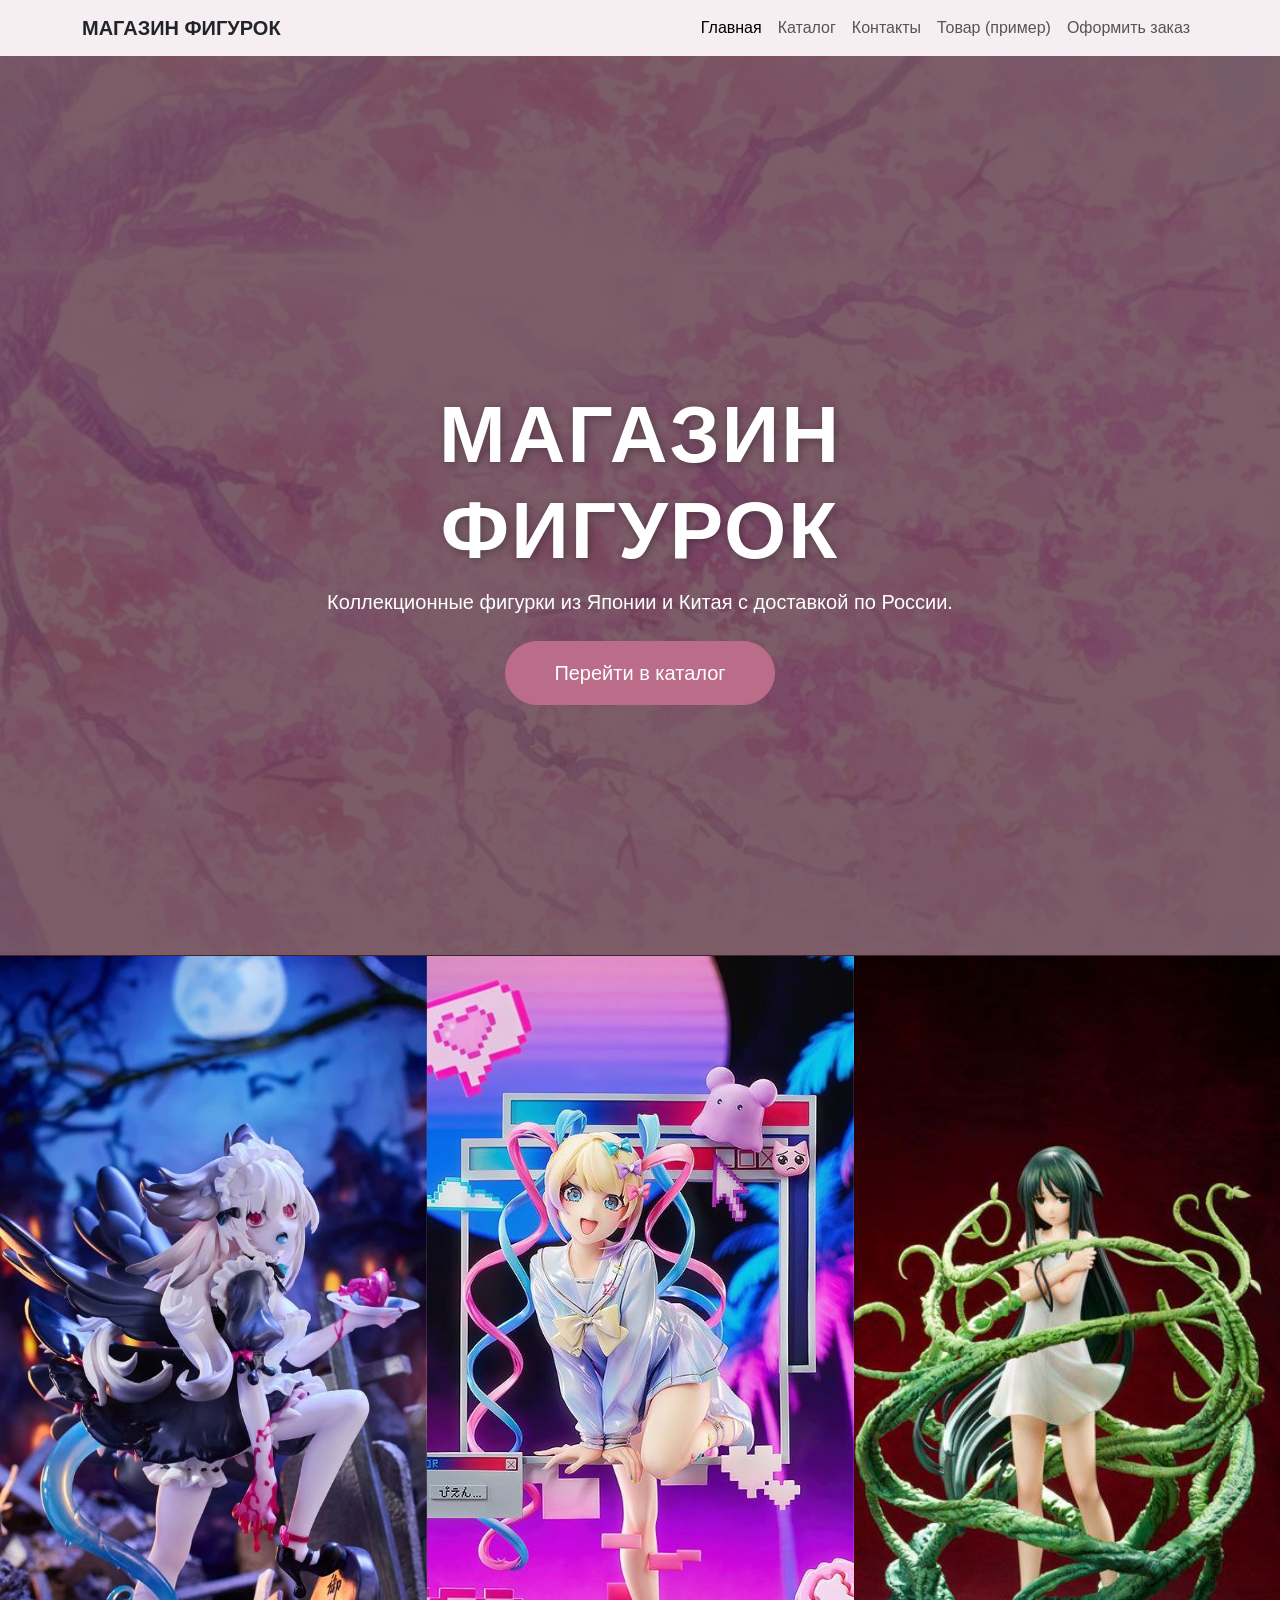
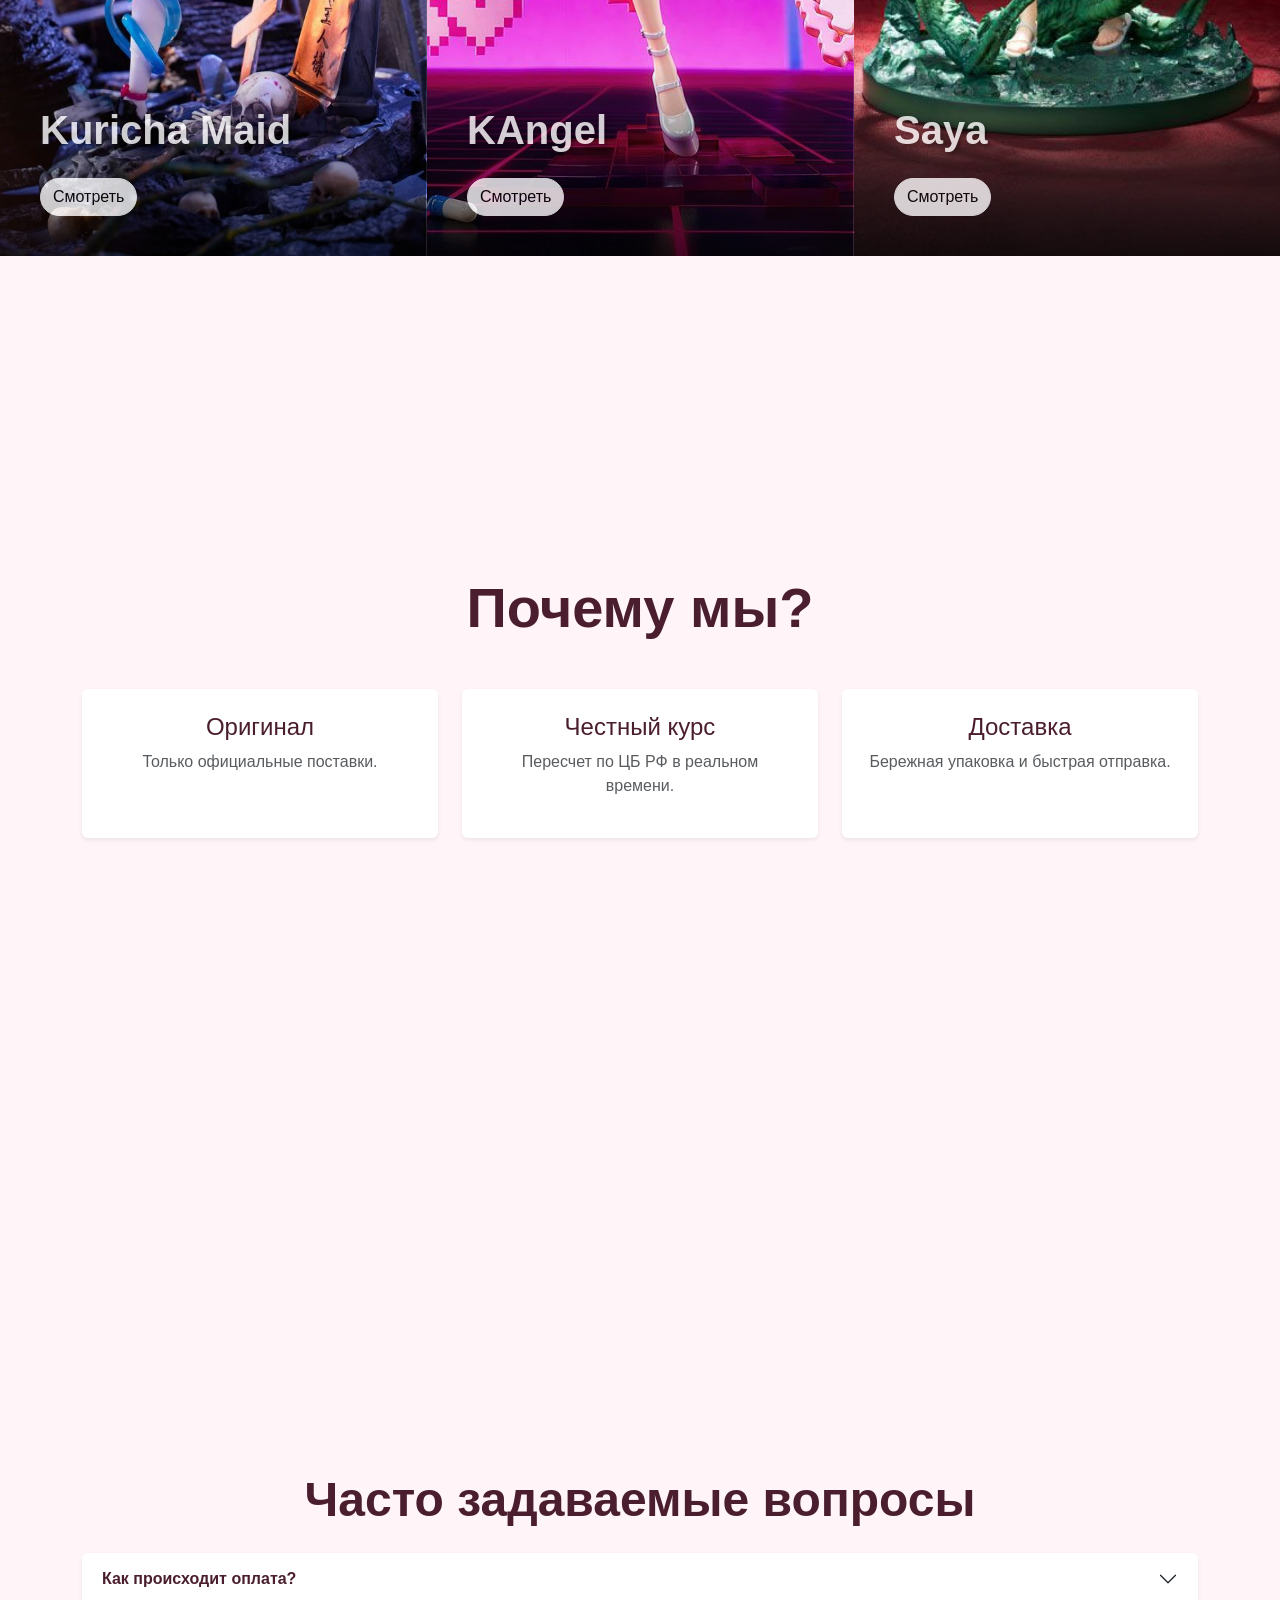
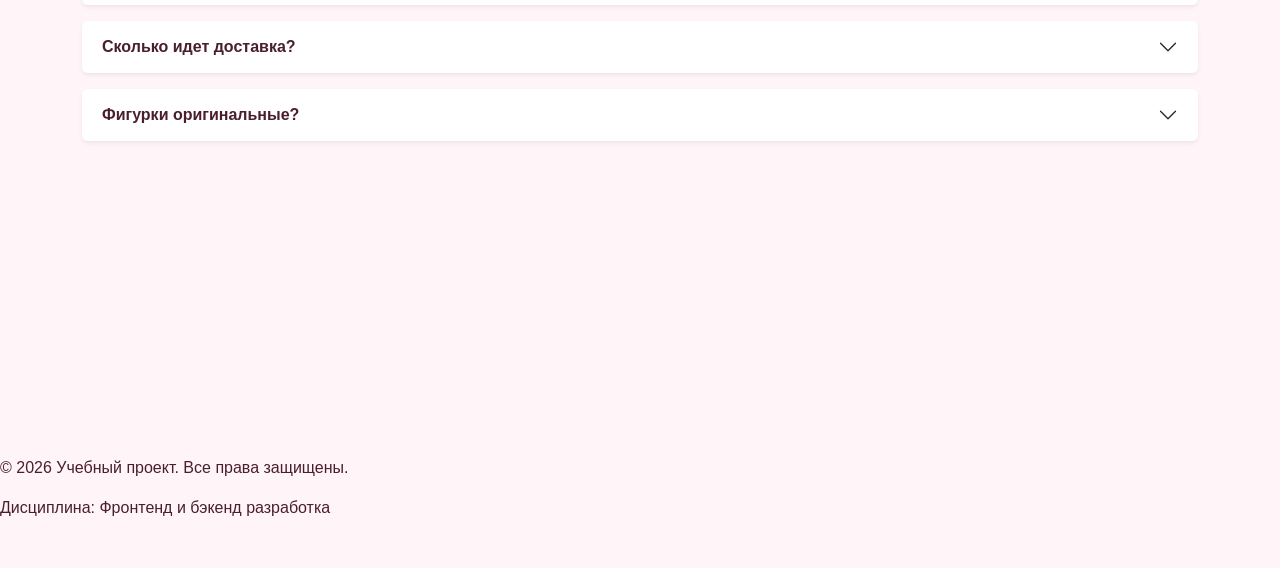
<file: index.html>
<!DOCTYPE html>
<html lang="ru">
<head>
  <meta charset="UTF-8">
  <meta name="viewport" content="width=device-width, initial-scale=1.0">
  <title>Учебный интернет-магазин</title>
  <meta property="og:type" content="website">
  <meta property="og:title" content="Учебный интернет-магазин">
  <meta property="og:description" content="Учебный frontend-проект интернет-магазина.">
  <meta property="og:image" content="https://username.github.io/kr1-html-css-shop/images/preview.jpg">
  <link rel="stylesheet" href="vendor/bootstrap/css/bootstrap.min.css">
  <link rel="stylesheet" href="css/custom.css">
  <script src="vendor/bootstrap/js/bootstrap.bundle.min.js" defer></script>
  <script src="js/main.js" defer></script>
</head>
<body class="page-home">
<nav class="navbar navbar-expand-lg navbar-light bg-light sticky-top">
  <div class="container">
    <a class="navbar-brand fw-bold text-dark" href="index.html">МАГАЗИН ФИГУРОК</a>
    <button class="navbar-toggler" type="button" data-bs-toggle="collapse" data-bs-target="#mainNav">
      <span class="navbar-toggler-icon"></span>
    </button>
    <div class="collapse navbar-collapse" id="mainNav">
      <ul class="navbar-nav ms-auto mb-2 mb-lg-0">
        <li class="nav-item"><a class="nav-link active" href="index.html">Главная</a></li>
        <li class="nav-item"><a class="nav-link" href="catalog.html">Каталог</a></li>
        <li class="nav-item"><a class="nav-link" href="contacts.html">Контакты</a></li>
        <li class="nav-item"><a class="nav-link" href="product.html">Товар (пример)</a></li>
        <li class="nav-item"><a class="nav-link" href="order.html">Оформить заказ</a></li>
      </ul>
    </div>
  </div>
</nav>

  <main>
  <section class="hero-section">
    <div class="hero-content">
      <h1 class="display-1 fw-bold">МАГАЗИН<br>ФИГУРОК</h1>
      <p class="lead mb-4">Коллекционные фигурки из Японии и Китая с доставкой по России.</p>
      <a class="btn btn-primary btn-lg px-5 py-3 rounded-pill" href="catalog.html">Перейти в каталог</a>
    </div>
  </section>

  <section class="triptych-section">
    <a href="catalog.html" class="triptych-item" style="background-image: url('images/kuricha-maid.jpg');">
      <div class="triptych-content">
        <h2>Kuricha Maid</h2>
        <span class="btn btn-light rounded-pill mt-3">Смотреть</span>
      </div>
    </a>
    <a href="catalog.html" class="triptych-item" style="background-image: url('images/kangel.jpg');">
      <div class="triptych-content">
        <h2>KAngel</h2>
        <span class="btn btn-light rounded-pill mt-3">Смотреть</span>
      </div>
    </a>
    <a href="catalog.html" class="triptych-item" style="background-image: url('images/saya.jpg');">
      <div class="triptych-content">
        <h2>Saya</h2>
        <span class="btn btn-light rounded-pill mt-3">Смотреть</span>
      </div>
    </a>
  </section>

  <section class="section full-screen-section d-flex align-items-center" id="advantages">
    <div class="container text-center">
      <h2 class="display-4 fw-bold mb-5">Почему мы?</h2>
      <div class="row g-4 justify-content-center">
        <div class="col-md-4">
          <div class="p-4 bg-white rounded shadow-sm h-100">
            <h4>Оригинал</h4>
            <p class="text-muted">Только официальные поставки.</p>
          </div>
        </div>
        <div class="col-md-4">
          <div class="p-4 bg-white rounded shadow-sm h-100">
            <h4>Честный курс</h4>
            <p class="text-muted">Пересчет по ЦБ РФ в реальном времени.</p>
          </div>
        </div>
        <div class="col-md-4">
          <div class="p-4 bg-white rounded shadow-sm h-100">
            <h4>Доставка</h4>
            <p class="text-muted">Бережная упаковка и быстрая отправка.</p>
          </div>
        </div>
      </div>
    </div>
  </section>

<section class="section full-screen-section d-flex flex-column justify-content-center" id="faq">
  <div class="container">
    <h2 class="text-center fw-bold mb-4 display-5">Часто задаваемые вопросы</h2>
    <div class="accordion custom-accordion" id="faqAccordion">

      <div class="accordion-item border-0 mb-3 shadow-sm rounded">
        <h2 class="accordion-header">
          <button class="accordion-button collapsed fw-bold bg-white rounded" type="button" data-bs-toggle="collapse" data-bs-target="#collapseOne">
            Как происходит оплата?
          </button>
        </h2>
        <div id="collapseOne" class="accordion-collapse collapse" data-bs-parent="#faqAccordion">
          <div class="accordion-body text-muted">
            Оплата происходит после подтверждения наличия товара и финального расчета в рублях по актуальному курсу ЦБ РФ.
          </div>
        </div>
      </div>

      <div class="accordion-item border-0 mb-3 shadow-sm rounded">
        <h2 class="accordion-header">
          <button class="accordion-button collapsed fw-bold bg-white rounded" type="button" data-bs-toggle="collapse" data-bs-target="#collapseTwo">
            Сколько идет доставка?
          </button>
        </h2>
        <div id="collapseTwo" class="accordion-collapse collapse" data-bs-parent="#faqAccordion">
          <div class="accordion-body text-muted">
            Доставка из Японии и Китая занимает от 4 до 6 недель в зависимости от выбранного способа (EMS, авиадоставка).
          </div>
        </div>
      </div>

      <div class="accordion-item border-0 shadow-sm rounded">
        <h2 class="accordion-header">
          <button class="accordion-button collapsed fw-bold bg-white rounded" type="button" data-bs-toggle="collapse" data-bs-target="#collapseThree">
            Фигурки оригинальные?
          </button>
        </h2>
        <div id="collapseThree" class="accordion-collapse collapse" data-bs-parent="#faqAccordion">
          <div class="accordion-body text-muted">
            Да, мы работаем только с официальными дистрибьюторами и проверенными магазинами. Все фигурки новые, в заводской упаковке.
          </div>
        </div>
      </div>
    </div>
  </section>
</main>

  <footer class="site-footer" id="contacts">
    <div class="site-footer__inner">
      <p>&copy; 2026 Учебный проект. Все права защищены.</p>
      <p>Дисциплина: Фронтенд и бэкенд разработка</p>
    </div>
  </footer>

<div class="modal fade" id="orderModal" tabindex="-1" aria-labelledby="orderModalLabel" aria-hidden="true">
  <div class="modal-dialog modal-dialog-centered">
    <div class="modal-content border-0 shadow">
      <div class="modal-header bg-light border-0">
        <h5 class="modal-title fw-bold" id="orderModalLabel">Оформление заявки</h5>
        <button type="button" class="btn-close" data-bs-dismiss="modal" aria-label="Закрыть"></button>
      </div>
      <div class="modal-body p-4">
        <form>
          <div class="mb-3">
            <label for="modal-name" class="form-label">Имя</label>
            <input type="text" class="form-control" id="modal-name" required>
          </div>
          <div class="mb-3">
            <label for="modal-product" class="form-label">Выбранный товар</label>
            <select class="form-select" id="modal-product" name="product" required>
              <option value="" disabled selected>Выберите фигурку...</option>
              <option value="Kuricha Maid">Kuricha Maid</option>
              <option value="KAngel">KAngel</option>
              <option value="Saya">Saya</option>
              <option value="KAngel Anniv">KAngel: Anniv. Ver.</option>
              <option value="A-Z(B)">A-Z:[B]</option>
              <option value="Ame">Ame</option>
              <option value="Mia">Mia</option>
              <option value="Misato">Misato</option>
              <option value="Akame">Akame</option>
              <option value="Esdese">Esdese</option>
              <option value="Makima">Makima</option>
              <option value="Blue Archive">Сет фигурок Blue Archive</option>
              <option value="Reze nend">Reze Nendoroid</option>
              <option value="Nagito nend">Nagito Nendoroid</option>
              <option value="Homura nend">Homura Nendoroid</option>
              <option value="Puniru nend">Puniru Nendoroid</option>
            </select>
          </div>
          <button type="submit" class="btn btn-primary w-100 mt-3">Отправить заявку</button>
        </form>
      </div>
    </div>
  </div>
</div>
</body>
</html>
</file>
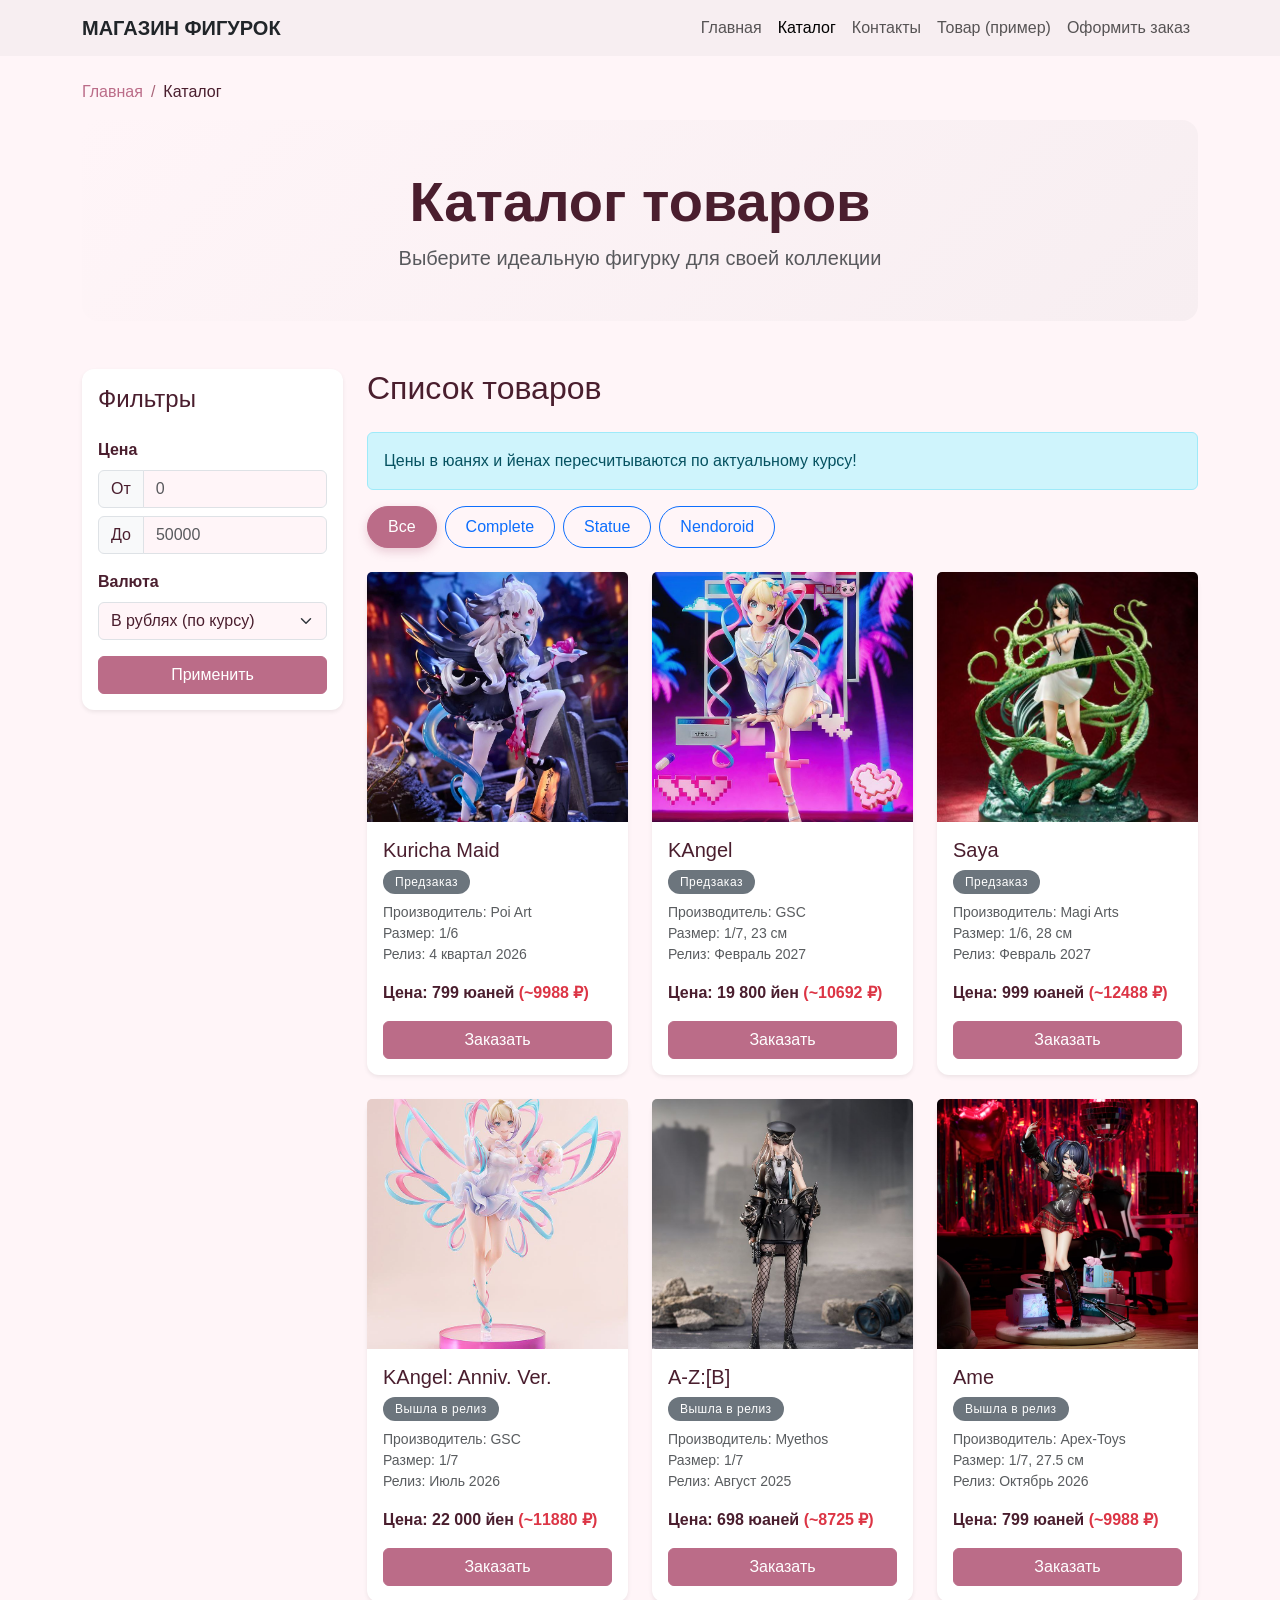
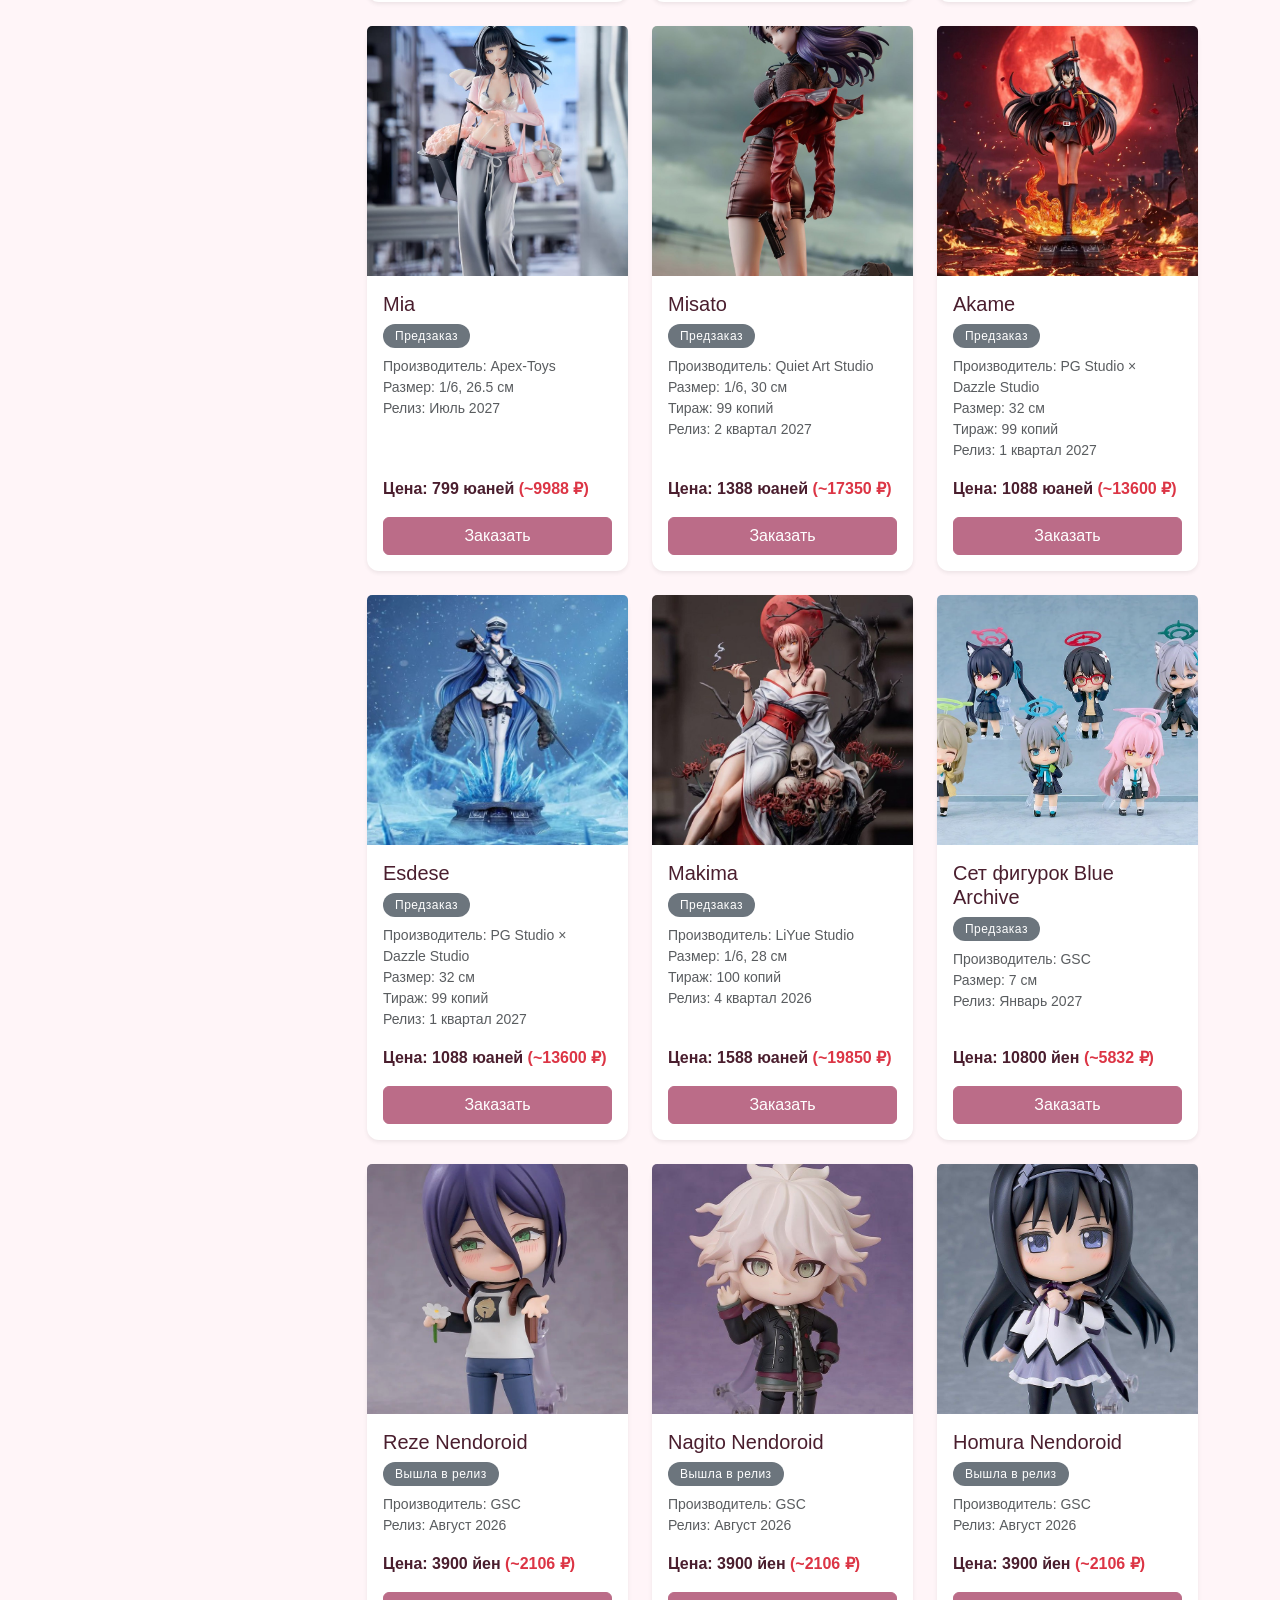
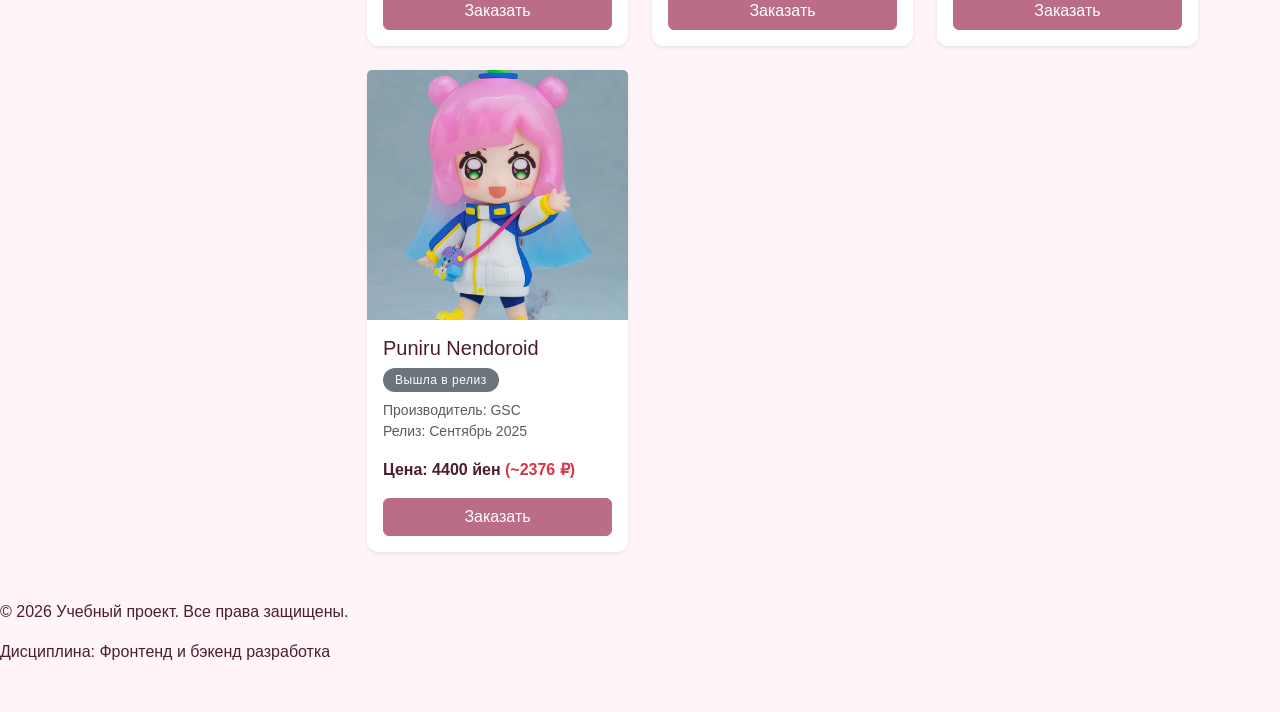
<file: catalog.html>
<!DOCTYPE html>
<html lang="ru">
<head>
  <meta charset="UTF-8">
  <meta name="viewport" content="width=device-width, initial-scale=1.0">
  <meta name="description" content="Каталог товаров учебного интернет-магазина.">
  <title>Каталог товаров — Учебный интернет-магазин</title>
  <meta property="og:type" content="website">
  <meta property="og:title" content="Учебный интернет-магазин">
  <meta property="og:description" content="Учебный frontend-проект интернет-магазина.">
  <meta property="og:image" content="https://username.github.io/kr1-html-css-shop/images/preview.jpg">
  <link rel="stylesheet" href="vendor/bootstrap/css/bootstrap.min.css">
  <link rel="stylesheet" href="css/custom.css">
  <script src="vendor/bootstrap/js/bootstrap.bundle.min.js" defer></script>
  <script src="js/main.js" defer></script>
</head>
<body>
<nav class="navbar navbar-expand-lg navbar-light bg-light sticky-top">
  <div class="container">
    <a class="navbar-brand fw-bold text-dark" href="index.html">МАГАЗИН ФИГУРОК</a>
    <button class="navbar-toggler" type="button" data-bs-toggle="collapse" data-bs-target="#mainNav">
      <span class="navbar-toggler-icon"></span>
    </button>
    <div class="collapse navbar-collapse" id="mainNav">
      <ul class="navbar-nav ms-auto mb-2 mb-lg-0">
        <li class="nav-item"><a class="nav-link" href="index.html">Главная</a></li>
        <li class="nav-item"><a class="nav-link active" href="catalog.html">Каталог</a></li>
        <li class="nav-item"><a class="nav-link" href="contacts.html">Контакты</a></li>
        <li class="nav-item"><a class="nav-link" href="product.html">Товар (пример)</a></li>
        <li class="nav-item"><a class="nav-link" href="order.html">Оформить заказ</a></li>
      </ul>
    </div>
  </div>
</nav>

<main>
  <div class="container mt-4">
    <nav aria-label="breadcrumb">
      <ol class="breadcrumb">
        <li class="breadcrumb-item"><a href="index.html">Главная</a></li>
        <li class="breadcrumb-item active" aria-current="page">Каталог</li>
      </ol>
    </nav>
  </div>

  <div class="container mb-5">
    <div class="p-5 rounded-4 text-center" style="background: linear-gradient(135deg, #fff5f8, #f7eef1);">
      <h1 class="display-4 fw-bold">Каталог товаров</h1>
      <p class="lead text-muted mb-0">
        Выберите идеальную фигурку для своей коллекции
      </p>
    </div>
  </div>

<div class="container my-5">
  <div class="row g-4">
    <aside class="col-md-3">
      <div class="card shadow-sm border-0">
        <div class="card-body">
          <h4 class="card-title mb-4">Фильтры</h4>
          <form id="price-filter-form">
            <div class="mb-3">
              <label class="form-label fw-bold">Цена</label>
              <div class="input-group mb-2">
                <span class="input-group-text">От</span>
                <input type="number" class="form-control" id="price-from" placeholder="0" min="0">
              </div>
              <div class="input-group mb-3">
                <span class="input-group-text">До</span>
                <input type="number" class="form-control" id="price-to" placeholder="50000" min="0">
              </div>
              <label class="form-label fw-bold">Валюта</label>
              <select class="form-select" id="price-currency">
                <option value="RUB">В рублях (по курсу)</option>
                <option value="CNY">В юанях (CNY)</option>
                <option value="JPY">В йенах (JPY)</option>
              </select>
            </div>
            <button class="btn btn-primary w-100" type="submit">Применить</button>
          </form>
          
        </div>
      </div>
    </aside>
    <section class="col-md-9">
      <h2 class="mb-4">Список товаров</h2>
      
      <div class="alert alert-info" role="alert">
        <i class="bi bi-info-circle"></i> Цены в юанях и йенах пересчитываются по актуальному курсу!
      </div>

      <div class="d-flex flex-wrap gap-2 mb-4" id="filter-buttons">
        <button type="button" class="btn btn-outline-primary active" data-filter="all">Все</button>
        <button type="button" class="btn btn-outline-primary" data-filter="complete">Complete</button>
        <button type="button" class="btn btn-outline-primary" data-filter="statue">Statue</button>
        <button type="button" class="btn btn-outline-primary" data-filter="nendoroid">Nendoroid</button>
      </div>

      <div class="row g-4">
        
    <div class="col-12 col-md-6 col-lg-4">
      <div class="card h-100 shadow-sm border-0">
        <img src="images/kuricha-maid.jpg" class="card-img-top object-fit-cover" style="height: 250px;" alt="Kuricha Maid">
        <div class="card-body d-flex flex-column">
          <h5 class="card-title">Kuricha Maid</h5>
          <span class="badge bg-secondary mb-2 align-self-start">Предзаказ</span>
          <p class="card-text text-muted small mb-3">
            Производитель: Poi Art<br>
            Размер: 1/6<br>
            Релиз: 4 квартал 2026
          </p>
          
          <div class="mt-auto" data-price="799" data-currency="CNY" data-category="complete">
            <p class="card-text fw-bold mb-3">Цена: 799 юаней <span class="product-card__price-rub text-danger"></span></p>
            <button type="button" class="btn btn-primary w-100 product-card__button" data-bs-toggle="modal" data-bs-target="#orderModal" data-product="Kuricha Maid">Заказать</button>
          </div>
        </div>
      </div>
    </div>
    
    <div class="col-12 col-md-6 col-lg-4">
      <div class="card h-100 shadow-sm border-0">
        <img src="images/kangel.jpg" class="card-img-top object-fit-cover" style="height: 250px;" alt="KAngel">
        <div class="card-body d-flex flex-column">
          <h5 class="card-title">KAngel</h5>
          <span class="badge bg-secondary mb-2 align-self-start">Предзаказ</span>
          <p class="card-text text-muted small mb-3">
            Производитель: GSC<br>
            Размер: 1/7, 23 см<br>
            Релиз: Февраль 2027
          </p>
          
          <div class="mt-auto" data-price="19800" data-currency="JPY" data-category="complete">
            <p class="card-text fw-bold mb-3">Цена: 19 800 йен <span class="product-card__price-rub text-danger"></span></p>
            <button type="button" class="btn btn-primary w-100 product-card__button" data-bs-toggle="modal" data-bs-target="#orderModal" data-product="KAngel">Заказать</button>
          </div>
        </div>
      </div>
    </div>

    <div class="col-12 col-md-6 col-lg-4">
      <div class="card h-100 shadow-sm border-0">
        <img src="images/saya.jpg" class="card-img-top object-fit-cover" style="height: 250px;" alt="Saya">
        <div class="card-body d-flex flex-column">
          <h5 class="card-title">Saya</h5>
          <span class="badge bg-secondary mb-2 align-self-start">Предзаказ</span>
          <p class="card-text text-muted small mb-3">
            Производитель: Magi Arts<br>
            Размер: 1/6, 28 см<br>
            Релиз: Февраль 2027
          </p>
          
          <div class="mt-auto" data-price="999" data-currency="CNY" data-category="complete">
            <p class="card-text fw-bold mb-3">Цена: 999 юаней <span class="product-card__price-rub text-danger"></span></p>
            <button type="button" class="btn btn-primary w-100 product-card__button" data-bs-toggle="modal" data-bs-target="#orderModal" data-product="Saya">Заказать</button>
          </div>
        </div>
      </div>
    </div>

    <div class="col-12 col-md-6 col-lg-4">
      <div class="card h-100 shadow-sm border-0">
        <img src="images/kangel-anniv.jpg" class="card-img-top object-fit-cover" style="height: 250px;" alt="KAngel Anniv">
        <div class="card-body d-flex flex-column">
          <h5 class="card-title">KAngel: Anniv. Ver.</h5>
          <span class="badge bg-secondary mb-2 align-self-start">Вышла в релиз</span>
          <p class="card-text text-muted small mb-3">
            Производитель: GSC<br>
            Размер: 1/7<br>
            Релиз: Июль 2026
          </p>
          
          <div class="mt-auto" data-price="22000" data-currency="JPY" data-category="complete">
            <p class="card-text fw-bold mb-3">Цена: 22 000 йен <span class="product-card__price-rub text-danger"></span></p>
            <button type="button" class="btn btn-primary w-100 product-card__button" data-bs-toggle="modal" data-bs-target="#orderModal" data-product="KAngel Anniv">Заказать</button>
          </div>
        </div>
      </div>
    </div>

    <div class="col-12 col-md-6 col-lg-4">
      <div class="card h-100 shadow-sm border-0">
        <img src="images/a-z-b.jpg" class="card-img-top object-fit-cover" style="height: 250px;" alt="A-Z(B)">
        <div class="card-body d-flex flex-column">
          <h5 class="card-title">A-Z:[B]</h5>
          <span class="badge bg-secondary mb-2 align-self-start">Вышла в релиз</span>
          <p class="card-text text-muted small mb-3">
            Производитель: Myethos<br>
            Размер: 1/7<br>
            Релиз: Август 2025
          </p>
          
          <div class="mt-auto" data-price="698" data-currency="CNY" data-category="complete">
            <p class="card-text fw-bold mb-3">Цена: 698 юаней <span class="product-card__price-rub text-danger"></span></p>
            <button type="button" class="btn btn-primary w-100 product-card__button" data-bs-toggle="modal" data-bs-target="#orderModal" data-product="A-Z(B)">Заказать</button>
          </div>
        </div>
      </div>
    </div>

    <div class="col-12 col-md-6 col-lg-4">
      <div class="card h-100 shadow-sm border-0">
        <img src="images/ame.jpg" class="card-img-top object-fit-cover" style="height: 250px;" alt="Ame">
        <div class="card-body d-flex flex-column">
          <h5 class="card-title">Ame</h5>
          <span class="badge bg-secondary mb-2 align-self-start">Вышла в релиз</span>
          <p class="card-text text-muted small mb-3">
            Производитель: Apex-Toys<br>
            Размер: 1/7, 27.5 см<br>
            Релиз: Октябрь 2026
          </p>
          
          <div class="mt-auto" data-price="799" data-currency="CNY" data-category="complete">
            <p class="card-text fw-bold mb-3">Цена: 799 юаней <span class="product-card__price-rub text-danger"></span></p>
            <button type="button" class="btn btn-primary w-100 product-card__button" data-bs-toggle="modal" data-bs-target="#orderModal" data-product="Ame">Заказать</button>
          </div>
        </div>
      </div>
    </div>

    <div class="col-12 col-md-6 col-lg-4">
      <div class="card h-100 shadow-sm border-0">
        <img src="images/soft-summer-mia.jpg" class="card-img-top object-fit-cover" style="height: 250px;" alt="Mia">
        <div class="card-body d-flex flex-column">
          <h5 class="card-title">Mia</h5>
          <span class="badge bg-secondary mb-2 align-self-start">Предзаказ</span>
          <p class="card-text text-muted small mb-3">
            Производитель: Apex-Toys<br>
            Размер: 1/6, 26.5 см<br>
            Релиз: Июль 2027
          </p>
          
          <div class="mt-auto" data-price="799" data-currency="CNY" data-category="complete">
            <p class="card-text fw-bold mb-3">Цена: 799 юаней <span class="product-card__price-rub text-danger"></span></p>
            <button type="button" class="btn btn-primary w-100 product-card__button" data-bs-toggle="modal" data-bs-target="#orderModal" data-product="Mia">Заказать</button>
          </div>
        </div>
      </div>
    </div>

    <div class="col-12 col-md-6 col-lg-4">
      <div class="card h-100 shadow-sm border-0">
        <img src="images/Misato-statue.jpg" class="card-img-top object-fit-cover" style="height: 250px;" alt="Misato">
        <div class="card-body d-flex flex-column">
          <h5 class="card-title">Misato</h5>
          <span class="badge bg-secondary mb-2 align-self-start">Предзаказ</span>
          <p class="card-text text-muted small mb-3">
            Производитель: Quiet Art Studio<br>
            Размер: 1/6, 30 см<br>
            Тираж: 99 копий<br>
            Релиз: 2 квартал 2027
          </p>
          
          <div class="mt-auto" data-price="1388" data-currency="CNY" data-category="statue">
            <p class="card-text fw-bold mb-3">Цена: 1388 юаней <span class="product-card__price-rub text-danger"></span></p>
            <button type="button" class="btn btn-primary w-100 product-card__button" data-bs-toggle="modal" data-bs-target="#orderModal" data-product="Misato">Заказать</button>
          </div>
        </div>
      </div>
    </div>

    <div class="col-12 col-md-6 col-lg-4">
      <div class="card h-100 shadow-sm border-0">
        <img src="images/Akame.jpg" class="card-img-top object-fit-cover" style="height: 250px;" alt="Akame">
        <div class="card-body d-flex flex-column">
          <h5 class="card-title">Akame</h5>
          <span class="badge bg-secondary mb-2 align-self-start">Предзаказ</span>
          <p class="card-text text-muted small mb-3">
            Производитель: PG Studio × Dazzle Studio<br>
            Размер: 32 см<br>
            Тираж: 99 копий<br>
            Релиз: 1 квартал 2027
          </p>
          
          <div class="mt-auto" data-price="1088" data-currency="CNY" data-category="statue">
            <p class="card-text fw-bold mb-3">Цена: 1088 юаней <span class="product-card__price-rub text-danger"></span></p>
            <button type="button" class="btn btn-primary w-100 product-card__button" data-bs-toggle="modal" data-bs-target="#orderModal" data-product="Akame">Заказать</button>
          </div>
        </div>
      </div>
    </div>

    <div class="col-12 col-md-6 col-lg-4">
      <div class="card h-100 shadow-sm border-0">
        <img src="images/Esdese.jpg" class="card-img-top object-fit-cover" style="height: 250px;" alt="Esdese">
        <div class="card-body d-flex flex-column">
          <h5 class="card-title">Esdese</h5>
          <span class="badge bg-secondary mb-2 align-self-start">Предзаказ</span>
          <p class="card-text text-muted small mb-3">
            Производитель: PG Studio × Dazzle Studio<br>
            Размер: 32 см<br>
            Тираж: 99 копий<br>
            Релиз: 1 квартал 2027
          </p>
          
          <div class="mt-auto" data-price="1088" data-currency="CNY" data-category="statue">
            <p class="card-text fw-bold mb-3">Цена: 1088 юаней <span class="product-card__price-rub text-danger"></span></p>
            <button type="button" class="btn btn-primary w-100 product-card__button" data-bs-toggle="modal" data-bs-target="#orderModal" data-product="Esdese">Заказать</button>
          </div>
        </div>
      </div>
    </div>

    <div class="col-12 col-md-6 col-lg-4">
      <div class="card h-100 shadow-sm border-0">
        <img src="images/makima-statue.jpg" class="card-img-top object-fit-cover" style="height: 250px;" alt="Makima">
        <div class="card-body d-flex flex-column">
          <h5 class="card-title">Makima</h5>
          <span class="badge bg-secondary mb-2 align-self-start">Предзаказ</span>
          <p class="card-text text-muted small mb-3">
            Производитель: LiYue Studio<br>
            Размер: 1/6, 28 см<br>
            Тираж: 100 копий<br>
            Релиз: 4 квартал 2026
          </p>
          
          <div class="mt-auto" data-price="1588" data-currency="CNY" data-category="statue">
            <p class="card-text fw-bold mb-3">Цена: 1588 юаней <span class="product-card__price-rub text-danger"></span></p>
            <button type="button" class="btn btn-primary w-100 product-card__button" data-bs-toggle="modal" data-bs-target="#orderModal" data-product="Makima">Заказать</button>
          </div>
        </div>
      </div>
    </div>

    <div class="col-12 col-md-6 col-lg-4">
      <div class="card h-100 shadow-sm border-0">
        <img src="images/blue-archive-set.jpg" class="card-img-top object-fit-cover" style="height: 250px;" alt="Blue Archive">
        <div class="card-body d-flex flex-column">
          <h5 class="card-title">Сет фигурок Blue Archive</h5>
          <span class="badge bg-secondary mb-2 align-self-start">Предзаказ</span>
          <p class="card-text text-muted small mb-3">
            Производитель: GSC<br>
            Размер: 7 см<br>
            Релиз: Январь  2027
          </p>
          
          <div class="mt-auto" data-price="10800" data-currency="JPY" data-category="nendoroid">
            <p class="card-text fw-bold mb-3">Цена: 10800 йен <span class="product-card__price-rub text-danger"></span></p>
            <button type="button" class="btn btn-primary w-100 product-card__button" data-bs-toggle="modal" data-bs-target="#orderModal" data-product="Blue Archive">Заказать</button>
          </div>
        </div>
      </div>
    </div>

    <div class="col-12 col-md-6 col-lg-4">
      <div class="card h-100 shadow-sm border-0">
        <img src="images/reze-nendoroid.jpg" class="card-img-top object-fit-cover" style="height: 250px;" alt="Reze nend">
        <div class="card-body d-flex flex-column">
          <h5 class="card-title">Reze Nendoroid</h5>
          <span class="badge bg-secondary mb-2 align-self-start">Вышла в релиз</span>
          <p class="card-text text-muted small mb-3">
            Производитель: GSC<br>
            Релиз: Август 2026
          </p>
          
          <div class="mt-auto" data-price="3900" data-currency="JPY" data-category="nendoroid">
            <p class="card-text fw-bold mb-3">Цена: 3900 йен <span class="product-card__price-rub text-danger"></span></p>
            <button type="button" class="btn btn-primary w-100 product-card__button" data-bs-toggle="modal" data-bs-target="#orderModal" data-product="Reze nend">Заказать</button>
          </div>
        </div>
      </div>
    </div>

    <div class="col-12 col-md-6 col-lg-4">
      <div class="card h-100 shadow-sm border-0">
        <img src="images/nagito.jpg" class="card-img-top object-fit-cover" style="height: 250px;" alt="Nagito nend">
        <div class="card-body d-flex flex-column">
          <h5 class="card-title">Nagito Nendoroid</h5>
          <span class="badge bg-secondary mb-2 align-self-start">Вышла в релиз</span>
          <p class="card-text text-muted small mb-3">
            Производитель: GSC<br>
            Релиз: Август 2026
          </p>
          
          <div class="mt-auto" data-price="3900" data-currency="JPY" data-category="nendoroid">
            <p class="card-text fw-bold mb-3">Цена: 3900 йен <span class="product-card__price-rub text-danger"></span></p>
            <button type="button" class="btn btn-primary w-100 product-card__button" data-bs-toggle="modal" data-bs-target="#orderModal" data-product="Nagito nend">Заказать</button>
          </div>
        </div>
      </div>
    </div>

    <div class="col-12 col-md-6 col-lg-4">
      <div class="card h-100 shadow-sm border-0">
        <img src="images/homura.jpg" class="card-img-top object-fit-cover" style="height: 250px;" alt="Homura nend">
        <div class="card-body d-flex flex-column">
          <h5 class="card-title">Homura Nendoroid</h5>
          <span class="badge bg-secondary mb-2 align-self-start">Вышла в релиз</span>
          <p class="card-text text-muted small mb-3">
            Производитель: GSC<br>
            Релиз: Август 2026
          </p>
          
          <div class="mt-auto" data-price="3900" data-currency="JPY" data-category="nendoroid">
            <p class="card-text fw-bold mb-3">Цена: 3900 йен <span class="product-card__price-rub text-danger"></span></p>
            <button type="button" class="btn btn-primary w-100 product-card__button" data-bs-toggle="modal" data-bs-target="#orderModal" data-product="Homura nend">Заказать</button>
          </div>
        </div>
      </div>
    </div>

    <div class="col-12 col-md-6 col-lg-4">
      <div class="card h-100 shadow-sm border-0">
        <img src="images/puniru.jpg" class="card-img-top object-fit-cover" style="height: 250px;" alt="Puniru nend">
        <div class="card-body d-flex flex-column">
          <h5 class="card-title">Puniru Nendoroid</h5>
          <span class="badge bg-secondary mb-2 align-self-start">Вышла в релиз</span>
          <p class="card-text text-muted small mb-3">
            Производитель: GSC<br>
            Релиз: Сентябрь 2025
          </p>
          
          <div class="mt-auto" data-price="4400" data-currency="JPY" data-category="nendoroid">
            <p class="card-text fw-bold mb-3">Цена: 4400 йен <span class="product-card__price-rub text-danger"></span></p>
            <button type="button" class="btn btn-primary w-100 product-card__button" data-bs-toggle="modal" data-bs-target="#orderModal" data-product="Puniru nend">Заказать</button>
          </div>
        </div>
      </div>
    </div>


  </div>
</section>
</main>

    <footer class="site-footer">
    <div class="site-footer__inner">
        <p>&copy; 2026 Учебный проект. Все права защищены.</p>
        <p>Дисциплина: Фронтенд и бэкенд разработка</p>
    </div>
    </footer>

<div class="modal fade" id="orderModal" tabindex="-1" aria-labelledby="orderModalLabel" aria-hidden="true">
  <div class="modal-dialog modal-dialog-centered">
    <div class="modal-content border-0 shadow">
      <div class="modal-header bg-light border-0">
        <h5 class="modal-title fw-bold" id="orderModalLabel">Оформление заявки</h5>
        <button type="button" class="btn-close" data-bs-dismiss="modal" aria-label="Закрыть"></button>
      </div>
      <div class="modal-body p-4">
        <form>
          <div class="mb-3">
            <label for="modal-name" class="form-label">Имя</label>
            <input type="text" class="form-control" id="modal-name" required>
          </div>
          <div class="mb-3">
            <label for="modal-product" class="form-label">Выбранный товар</label>
            <select class="form-select" id="modal-product" name="product" required>
              <option value="" disabled selected>Выберите фигурку...</option>
              <option value="Kuricha Maid">Kuricha Maid</option>
              <option value="KAngel">KAngel</option>
              <option value="Saya">Saya</option>
              <option value="KAngel Anniv">KAngel: Anniv. Ver.</option>
              <option value="A-Z(B)">A-Z:[B]</option>
              <option value="Ame">Ame</option>
              <option value="Mia">Mia</option>
              <option value="Misato">Misato</option>
              <option value="Akame">Akame</option>
              <option value="Esdese">Esdese</option>
              <option value="Makima">Makima</option>
              <option value="Blue Archive">Сет фигурок Blue Archive</option>
              <option value="Reze nend">Reze Nendoroid</option>
              <option value="Nagito nend">Nagito Nendoroid</option>
              <option value="Homura nend">Homura Nendoroid</option>
              <option value="Puniru nend">Puniru Nendoroid</option>
            </select>
          </div>
          <button type="submit" class="btn btn-primary w-100 mt-3">Отправить заявку</button>
        </form>
      </div>
    </div>
  </div>
</div>

<div class="toast-container position-fixed bottom-0 end-0 p-3">
  <div id="filterToast" class="toast align-items-center text-white bg-primary border-0" role="alert" aria-live="assertive" aria-atomic="true">
    <div class="d-flex">
      <div class="toast-body">
        Фильтры применены!
      </div>
      <button type="button" class="btn-close btn-close-white me-2 m-auto" data-bs-dismiss="toast" aria-label="Закрыть"></button>
    </div>
  </div>
</div>
</body>
</html>
</file>
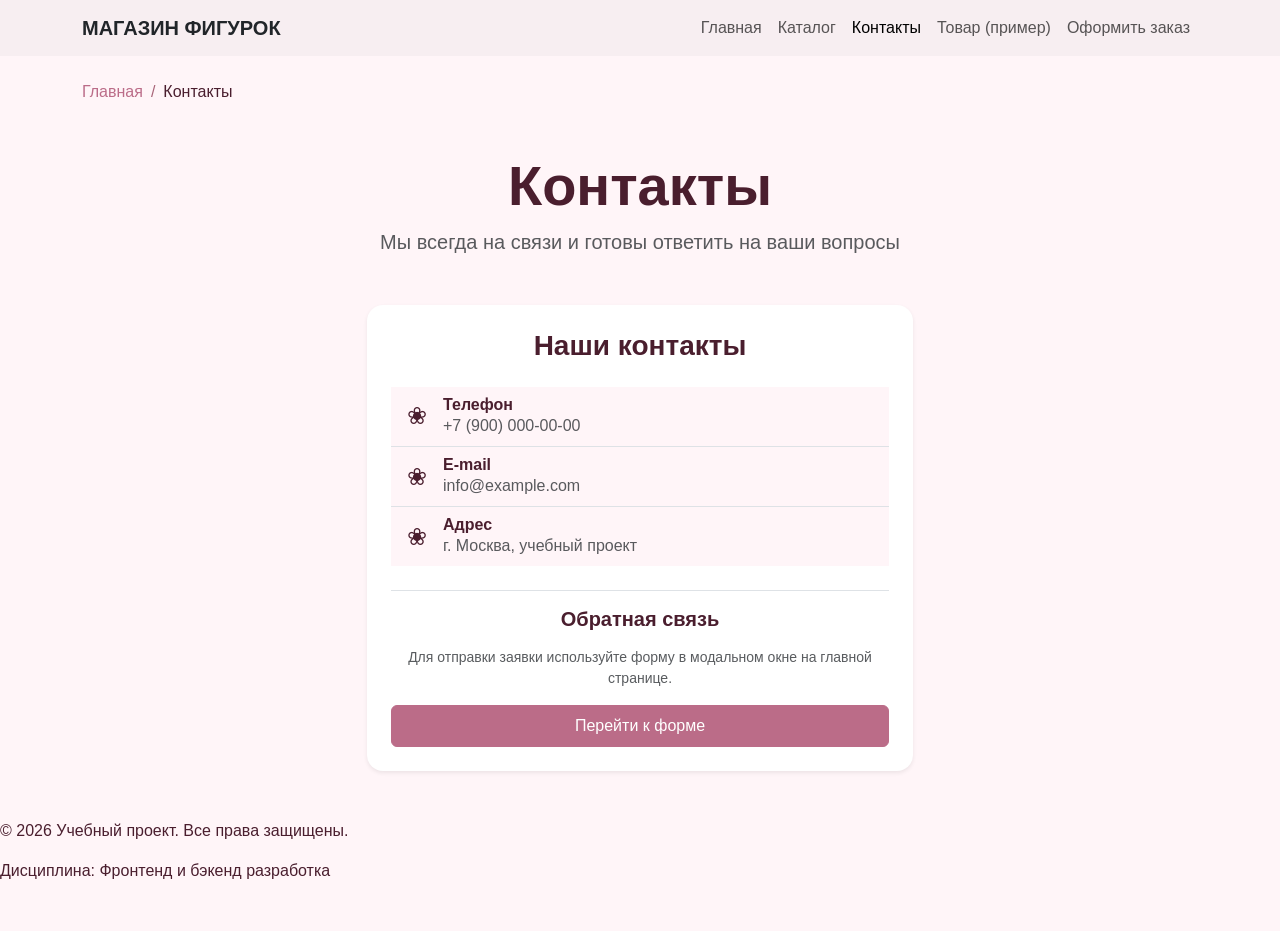
<file: contacts.html>
<!DOCTYPE html>
<html lang="ru">
<head>
  <meta charset="UTF-8">
  <meta name="viewport" content="width=device-width, initial-scale=1.0">
  <meta name="description" content="Контактная информация учебного интернет-магазина.">
  <title>Контакты — Учебный интернет-магазин</title>
  <meta property="og:type" content="website">
  <meta property="og:title" content="Учебный интернет-магазин">
  <meta property="og:description" content="Учебный frontend-проект интернет-магазина.">
  <meta property="og:image" content="https://username.github.io/kr1-html-css-shop/images/preview.jpg">
  <link rel="stylesheet" href="vendor/bootstrap/css/bootstrap.min.css">
  <link rel="stylesheet" href="css/custom.css">
  <script src="vendor/bootstrap/js/bootstrap.bundle.min.js" defer></script>
  <script src="js/main.js" defer></script>
</head>
<body>
<nav class="navbar navbar-expand-lg navbar-light bg-light sticky-top">
  <div class="container">
    <a class="navbar-brand fw-bold text-dark" href="index.html">МАГАЗИН ФИГУРОК</a>
    <button class="navbar-toggler" type="button" data-bs-toggle="collapse" data-bs-target="#mainNav">
      <span class="navbar-toggler-icon"></span>
    </button>
    <div class="collapse navbar-collapse" id="mainNav">
      <ul class="navbar-nav ms-auto mb-2 mb-lg-0">
        <li class="nav-item"><a class="nav-link" href="index.html">Главная</a></li>
        <li class="nav-item"><a class="nav-link" href="catalog.html">Каталог</a></li>
        <li class="nav-item"><a class="nav-link active" href="contacts.html">Контакты</a></li>
        <li class="nav-item"><a class="nav-link" href="product.html">Товар (пример)</a></li>
        <li class="nav-item"><a class="nav-link" href="order.html">Оформить заказ</a></li>
      </ul>
    </div>
  </div>
</nav>

  <main>
    <div class="container mt-4">
      <nav aria-label="breadcrumb">
        <ol class="breadcrumb">
          <li class="breadcrumb-item"><a href="index.html">Главная</a></li>
          <li class="breadcrumb-item active" aria-current="page">Контакты</li>
        </ol>
      </nav>
    </div>

    <div class="container my-5">
      <div class="text-center mb-5">
        <h1 class="display-4 fw-bold">Контакты</h1>
        <p class="lead text-muted">Мы всегда на связи и готовы ответить на ваши вопросы</p>
      </div>

      <div class="row justify-content-center">
        <div class="col-md-8 col-lg-6">
          <div class="card shadow-sm border-0 rounded-4">
            <div class="card-body p-4">
              <h3 class="card-title fw-bold mb-4 text-center">Наши контакты</h3>
              
              <ul class="list-group list-group-flush mb-4">
                <li class="list-group-item d-flex align-items-center">
                  <span class="fs-4 me-3">❀</span>
                  <div>
                    <h6 class="mb-0 fw-bold">Телефон</h6>
                    <a href="tel:+79000000000" class="text-decoration-none text-muted">+7 (900) 000-00-00</a>
                  </div>
                </li>
                <li class="list-group-item d-flex align-items-center">
                  <span class="fs-4 me-3">❀</span>
                  <div>
                    <h6 class="mb-0 fw-bold">E-mail</h6>
                    <a href="mailto:info@example.com" class="text-decoration-none text-muted">info@example.com</a>
                  </div>
                </li>
                <li class="list-group-item d-flex align-items-center">
                  <span class="fs-4 me-3">❀</span>
                  <div>
                    <h6 class="mb-0 fw-bold">Адрес</h6>
                    <span class="text-muted">г. Москва, учебный проект</span>
                  </div>
                </li>
              </ul>

              <div class="text-center mt-4 pt-3 border-top">
                <h5 class="fw-bold mb-3">Обратная связь</h5>
                <p class="text-muted small mb-3">
                  Для отправки заявки используйте форму в модальном окне на главной странице.
                </p>
                <a class="btn btn-primary w-100 py-2" href="index.html#contacts">Перейти к форме</a>
              </div>
              
            </div>
          </div>
        </div>
      </div>
    </div>
  </main>

    <footer class="site-footer">
    <div class="site-footer__inner">
        <p>&copy; 2026 Учебный проект. Все права защищены.</p>
        <p>Дисциплина: Фронтенд и бэкенд разработка</p>
    </div>
    </footer>
</body>
</html>
</file>
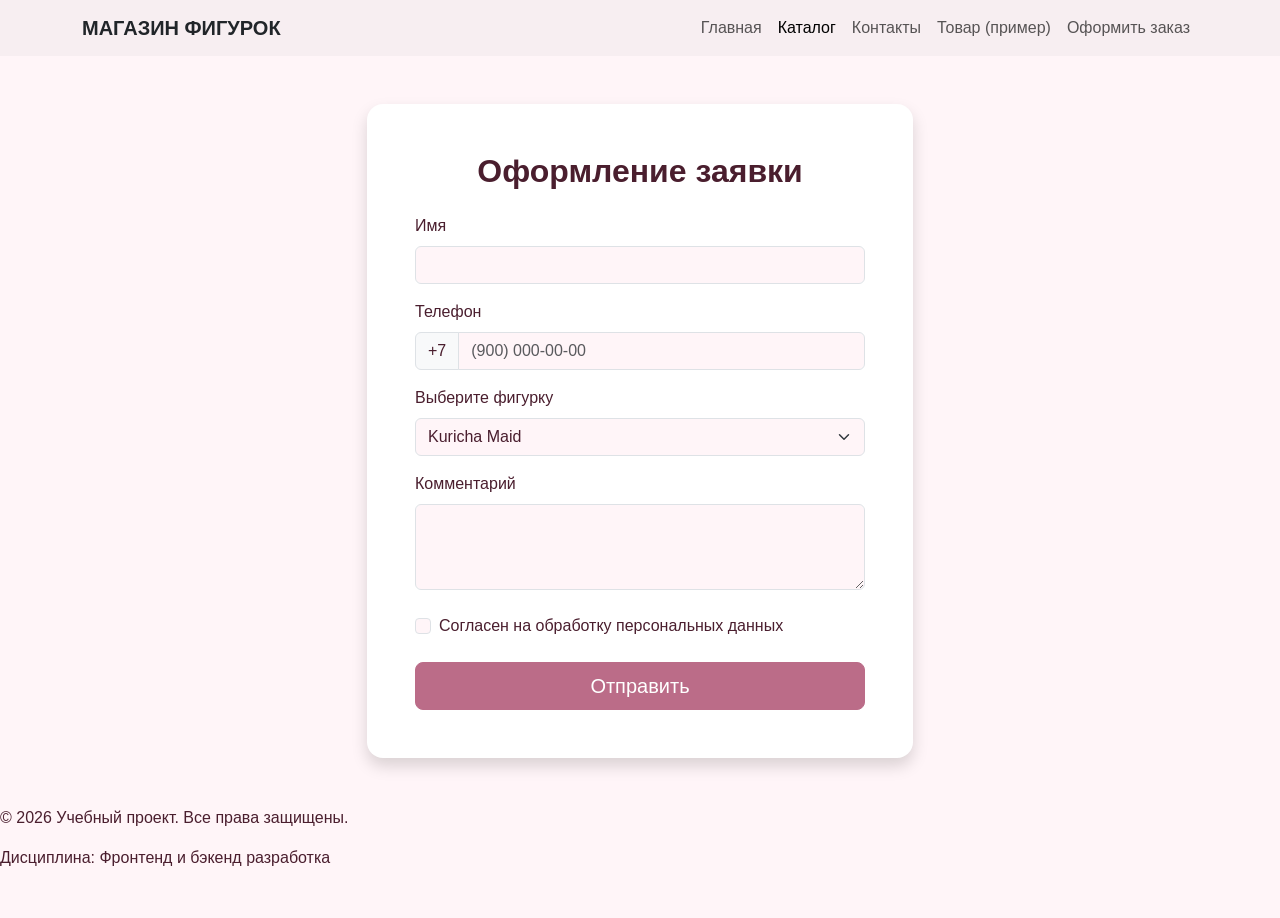
<file: order.html>
<!DOCTYPE html>
<html lang="ru">
<head>
  <meta charset="UTF-8">
  <meta name="viewport" content="width=device-width, initial-scale=1.0">
  <meta name="description" content="Каталог товаров учебного интернет-магазина.">
  <title>Каталог товаров — Учебный интернет-магазин</title>
  <meta property="og:type" content="website">
  <meta property="og:title" content="Учебный интернет-магазин">
  <meta property="og:description" content="Учебный frontend-проект интернет-магазина.">
  <meta property="og:image" content="https://username.github.io/kr1-html-css-shop/images/preview.jpg">
  <link rel="stylesheet" href="vendor/bootstrap/css/bootstrap.min.css">
  <link rel="stylesheet" href="css/custom.css">
  <script src="vendor/bootstrap/js/bootstrap.bundle.min.js" defer></script>
  <script src="js/main.js" defer></script>
</head>
<body>
<nav class="navbar navbar-expand-lg navbar-light bg-light sticky-top">
  <div class="container">
    <a class="navbar-brand fw-bold text-dark" href="index.html">МАГАЗИН ФИГУРОК</a>
    <button class="navbar-toggler" type="button" data-bs-toggle="collapse" data-bs-target="#mainNav">
      <span class="navbar-toggler-icon"></span>
    </button>
    <div class="collapse navbar-collapse" id="mainNav">
      <ul class="navbar-nav ms-auto mb-2 mb-lg-0">
        <li class="nav-item"><a class="nav-link" href="index.html">Главная</a></li>
        <li class="nav-item"><a class="nav-link active" href="catalog.html">Каталог</a></li>
        <li class="nav-item"><a class="nav-link" href="contacts.html">Контакты</a></li>
        <li class="nav-item"><a class="nav-link" href="product.html">Товар (пример)</a></li>
        <li class="nav-item"><a class="nav-link" href="order.html">Оформить заказ</a></li>
      </ul>
    </div>
  </div>
</nav>

<main class="container my-5">
  <div class="row justify-content-center">
    <div class="col-md-8 col-lg-6">
      <div class="card shadow border-0 rounded-4">
        <div class="card-body p-5">
          <h2 class="text-center fw-bold mb-4">Оформление заявки</h2>

          <form>
            <div class="mb-3">
              <label for="name" class="form-label">Имя</label>
              <input type="text" class="form-control" id="name" required>
            </div>

            <div class="mb-3">
              <label for="phone" class="form-label">Телефон</label>
              <div class="input-group">
                <span class="input-group-text">+7</span>
                <input type="tel" class="form-control" id="phone" placeholder="(900) 000-00-00" required>
              </div>
            </div>

            <div class="mb-3">
              <label for="product" class="form-label">Выберите фигурку</label>
              <select class="form-select" id="product">
              <option selected>Kuricha Maid</option>
              <option>KAngel</option>
              <option>Saya</option>
              <option>KAngel: Anniv. Ver.</option>
              <option>A-Z:[B]</option>
              <option>Ame</option>
              <option>Mia</option>
              <option>Misato</option>
              <option>Akame</option>
              <option>Esdese</option>
              <option>Makima</option>
              <option>Сет фигурок Blue Archive</option>
              <option>Reze Nendoroid</option>
              <option>Nagito Nendoroid</option>
              <option>Homura Nendoroid</option>
              <option>Puniru Nendoroid</option>
              </select>
            </div>

            <div class="mb-4">
              <label for="comment" class="form-label">Комментарий</label>
              <textarea class="form-control" id="comment" rows="3"></textarea>
            </div>

            <div class="form-check mb-4">
              <input class="form-check-input" type="checkbox" id="agree" required>
              <label class="form-check-label" for="agree">
                Согласен на обработку персональных данных
              </label>
            </div>

            <button type="submit" class="btn btn-primary w-100 btn-lg">Отправить</button>
          </form>

        </div>
      </div>
    </div>
  </div>
</main>

<footer class="site-footer">
    <div class="site-footer__inner">
        <p>&copy; 2026 Учебный проект. Все права защищены.</p>
        <p>Дисциплина: Фронтенд и бэкенд разработка</p>
    </div>
</footer>

<script>
    document.querySelector('form').addEventListener('submit', function(e) {
        e.preventDefault();
        alert('Заявка успешно отправлена! Мы свяжемся с вами.');
        this.reset();
    });
</script>

</body>
</html>
</file>
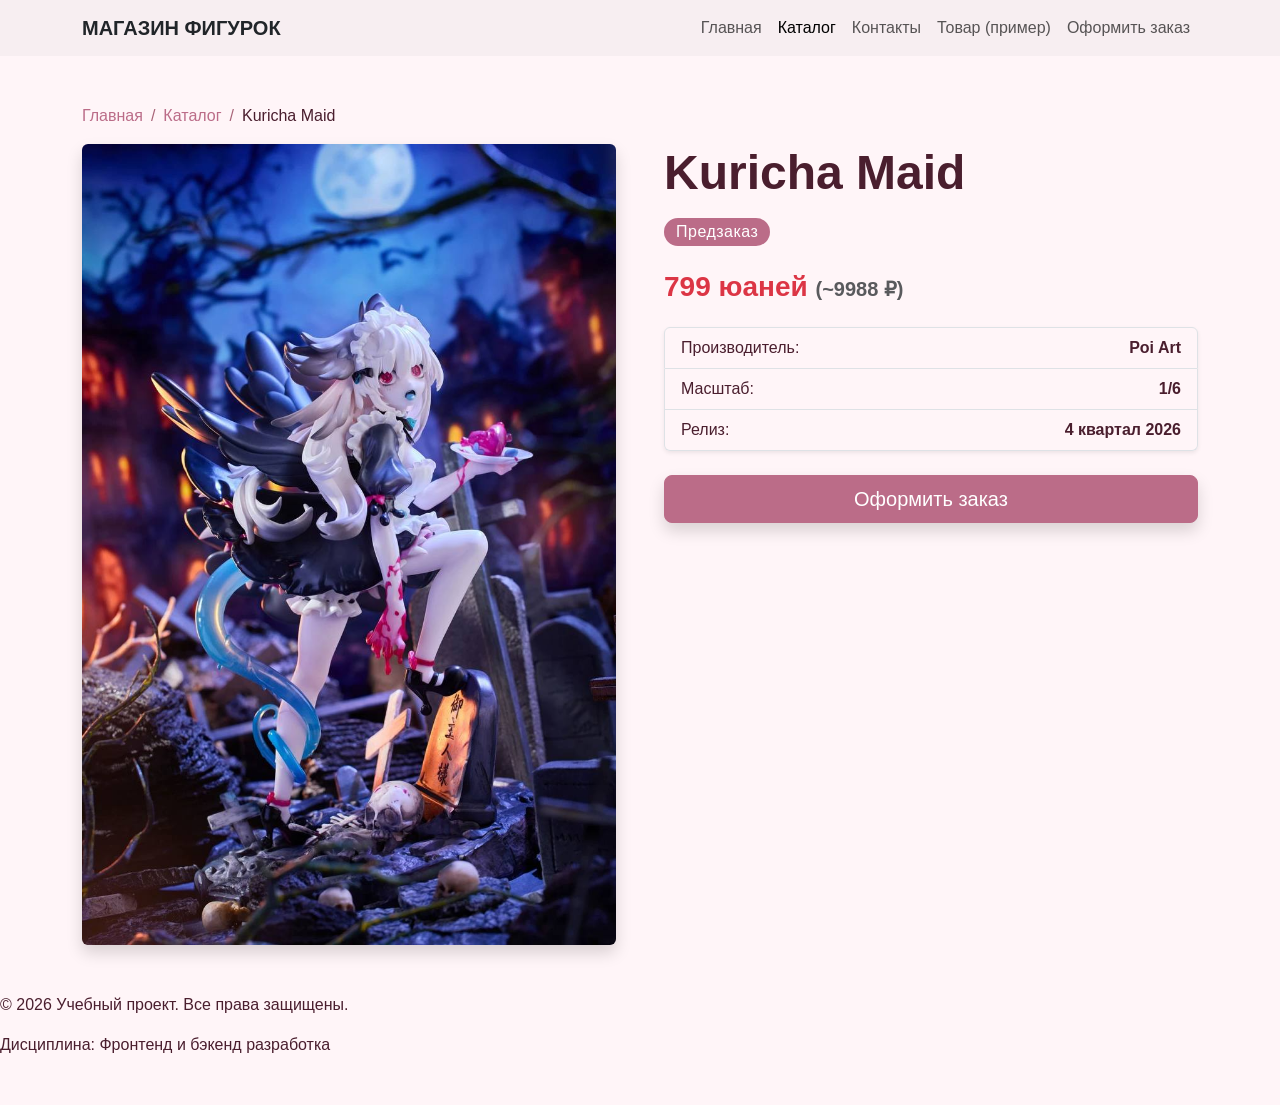
<file: product.html>
<!DOCTYPE html>
<html lang="ru">
<head>
  <meta charset="UTF-8">
  <meta name="viewport" content="width=device-width, initial-scale=1.0">
  <meta name="description" content="Каталог товаров учебного интернет-магазина.">
  <title>Каталог товаров — Учебный интернет-магазин</title>
  <meta property="og:type" content="website">
  <meta property="og:title" content="Учебный интернет-магазин">
  <meta property="og:description" content="Учебный frontend-проект интернет-магазина.">
  <meta property="og:image" content="https://username.github.io/kr1-html-css-shop/images/preview.jpg">
  <link rel="stylesheet" href="vendor/bootstrap/css/bootstrap.min.css">
  <link rel="stylesheet" href="css/custom.css">
  <script src="vendor/bootstrap/js/bootstrap.bundle.min.js" defer></script>
  <script src="js/main.js" defer></script>
</head>
<body>
<nav class="navbar navbar-expand-lg navbar-light bg-light sticky-top">
  <div class="container">
    <a class="navbar-brand fw-bold text-dark" href="index.html">МАГАЗИН ФИГУРОК</a>
    <button class="navbar-toggler" type="button" data-bs-toggle="collapse" data-bs-target="#mainNav">
      <span class="navbar-toggler-icon"></span>
    </button>
    <div class="collapse navbar-collapse" id="mainNav">
      <ul class="navbar-nav ms-auto mb-2 mb-lg-0">
        <li class="nav-item"><a class="nav-link" href="index.html">Главная</a></li>
        <li class="nav-item"><a class="nav-link active" href="catalog.html">Каталог</a></li>
        <li class="nav-item"><a class="nav-link" href="contacts.html">Контакты</a></li>
        <li class="nav-item"><a class="nav-link" href="product.html">Товар (пример)</a></li>
        <li class="nav-item"><a class="nav-link" href="order.html">Оформить заказ</a></li>
      </ul>
    </div>
  </div>
</nav>

<main class="container my-5">
  <nav aria-label="breadcrumb">
    <ol class="breadcrumb">
      <li class="breadcrumb-item"><a href="index.html">Главная</a></li>
      <li class="breadcrumb-item"><a href="catalog.html">Каталог</a></li>
      <li class="breadcrumb-item active">Kuricha Maid</li>
    </ol>
  </nav>

  <div class="row g-5">
    <div class="col-md-6">
      <img src="images/kuricha-maid.jpg" class="img-fluid rounded shadow" alt="Kuricha Maid">
    </div>
    <div class="col-md-6">
      <h1 class="display-5 fw-bold mb-3">Kuricha Maid</h1>
      <span class="badge bg-primary fs-6 mb-4">Предзаказ</span>
      
      <h3 class="text-danger fw-bold mb-4" data-price="799" data-currency="CNY">
        799 юаней <small class="text-muted fs-5 product-card__price-rub"></small>
      </h3>
      
      <ul class="list-group mb-4 shadow-sm">
        <li class="list-group-item d-flex justify-content-between"><span>Производитель:</span> <strong>Poi Art</strong></li>
        <li class="list-group-item d-flex justify-content-between"><span>Масштаб:</span> <strong>1/6</strong></li>
        <li class="list-group-item d-flex justify-content-between"><span>Релиз:</span> <strong>4 квартал 2026</strong></li>
      </ul>
      
      <a href="order.html" class="btn btn-primary btn-lg w-100 shadow">Оформить заказ</a>
    </div>
  </div>
</main>

<footer class="site-footer">
    <div class="site-footer__inner">
        <p>&copy; 2026 Учебный проект. Все права защищены.</p>
        <p>Дисциплина: Фронтенд и бэкенд разработка</p>
    </div>
    </footer>

</body>
</html>
</file>
<file: css/custom.css>
:root {
  --bs-primary: #bb6c88;
  --bs-primary-rgb: 187, 108, 136;
  --bs-body-bg: #fff5f8;
  --bs-body-color: #4a1e2e;
}

body {
  font-family: Arial, sans-serif;
}

.btn-primary {
  --bs-btn-bg: #bb6c88;
  --bs-btn-border-color: #bb6c88;
  --bs-btn-hover-bg: #a45d75;
  --bs-btn-hover-border-color: #a45d75;
}

.card {
  background-color: #ffffff;
  border-radius: 12px;
  transition: transform 0.3s ease, box-shadow 0.3s ease;
}

.card:hover {
  transform: translateY(-8px); 
  box-shadow: 0 15px 30px rgba(0, 0, 0, 0.1);
}

.badge {
  font-weight: 500;
  padding: 6px 12px;
  border-radius: 30px;
  letter-spacing: 0.5px;
}

.navbar {
  background-color: #f7eef1 !important;
}


#filter-buttons .btn {
  border-radius: 50px; 
  padding: 8px 20px;
  font-weight: 500;
  transition: all 0.3s ease;
  border-width: 1px;
}

#filter-buttons .btn.active {
  background-color: #bb6c88;
  border-color: #bb6c88;
  color: white;
  box-shadow: 0 4px 10px rgba(187, 108, 136, 0.3);
}

#filter-buttons .btn:not(.active):hover {
  background-color: #f7eef1;
  border-color: #bb6c88;
  color: #bb6c88;
}

.page-home {
  scroll-snap-type: y proximity;
}

.hero-section,
.triptych-section,
.full-screen-section {
  scroll-snap-align: start;
}


.hero-section {
  position: relative;
  min-height: 100vh;
  display: flex;
  align-items: center;
  justify-content: center;
  text-align: center;
  background: linear-gradient(rgba(74, 30, 46, 0.7), rgba(74, 30, 46, 0.7)), url('../images/bg.jpg') center/cover no-repeat;
  color: white;
  padding-top: var(--header-height, 80px);
}

.hero-content {
  animation: fadeIn 1.5s ease-out; 
}

.hero-content h1 {
  letter-spacing: 2px;
  text-shadow: 2px 2px 10px rgba(0,0,0,0.3);
}

@keyframes fadeIn {
  from { opacity: 0; transform: translateY(30px); }
  to { opacity: 1; transform: translateY(0); }
}

.triptych-section {
  display: flex;
  height: 100vh;
  overflow: hidden;
  background-color: #000;
}

.triptych-item {
  flex: 1;
  position: relative;
  background-size: cover;
  background-position: center;
  text-decoration: none;
  transition: flex 0.6s cubic-bezier(0.25, 1, 0.5, 1);
  border-right: 1px solid rgba(255,255,255,0.1);
}

.triptych-item:last-child {
  border-right: none;
}

.triptych-item:hover {
  flex: 2;
}

.triptych-content {
  position: absolute;
  bottom: 0;
  left: 0;
  right: 0;
  padding: 40px;
  background: linear-gradient(to top, rgba(0,0,0,0.8), transparent);
  color: white;
  opacity: 0.8;
  transition: opacity 0.3s ease;
}

.triptych-item:hover .triptych-content {
  opacity: 1;
}

.triptych-content h2 {
  font-size: 2.5rem;
  font-weight: bold;
  text-shadow: 2px 2px 5px rgba(0,0,0,0.5);
  white-space: nowrap;
}

@media (max-width: 768px) {
  .triptych-section {
    flex-direction: column;
    height: auto;
  }
  
  .triptych-item {
    height: 50vh;
    border-right: none;
    border-bottom: 1px solid rgba(255,255,255,0.1);
  }
  
  .triptych-item:hover {
    flex: 1; 
  }
}

.full-screen-section {
  min-height: 100vh;
  background-color: #fff5f8;
  padding: 80px 0;
}


.custom-accordion .accordion-button {
  color: var(--bs-body-color);
  box-shadow: none;
  transition: all 0.3s ease;
}

.custom-accordion .accordion-button:not(.collapsed) {
  color: #fff;
  background-color: #bb6c88 !important; 
  box-shadow: none;
}

.custom-accordion .accordion-button:not(.collapsed)::after {
  filter: brightness(0) invert(1);
}

.custom-accordion .accordion-button:focus {
  border-color: #bb6c88;
  box-shadow: 0 0 0 0.25rem rgba(187, 108, 136, 0.25);
}


#faq {
  scroll-snap-align: start;
  scroll-margin-top: 70px; 
  min-height: 100vh;
  padding-top: 80px;
}

.site-footer {
  scroll-snap-align: end;
  padding-bottom: var(--space-xl, 32px);
}

.card {
  transition: transform 0.3s ease, box-shadow 0.3s ease;
  border: 1px solid transparent;
}

.card:hover {
  transform: translateY(-5px);
  box-shadow: 0 10px 25px rgba(187, 108, 136, 0.15);
  border-color: var(--bs-primary);
}

main > .breadcrumbs,
main > .section {
  scroll-snap-align: start;
}

.snap-container {
  scroll-snap-align: start;
}

.snap-container .col-12 {
  scroll-snap-align: none;
}

body.page-catalog {
  padding-top: 0;
}

.breadcrumb-item a {
  color: var(--bs-primary);
  text-decoration: none;
  transition: color 0.2s ease;
}

.breadcrumb-item a:hover {
  color: #a45d75; 
  text-decoration: underline;
}

.breadcrumb-item + .breadcrumb-item::before {
  color: #a86478; 
}

.breadcrumb-item.active {
  color: #4a1e2e;
  font-weight: 500;
}

.breadcrumb-item a:focus-visible {
  outline: 2px solid var(--bs-primary);
  outline-offset: 2px;
  border-radius: 4px;
}
</file>
